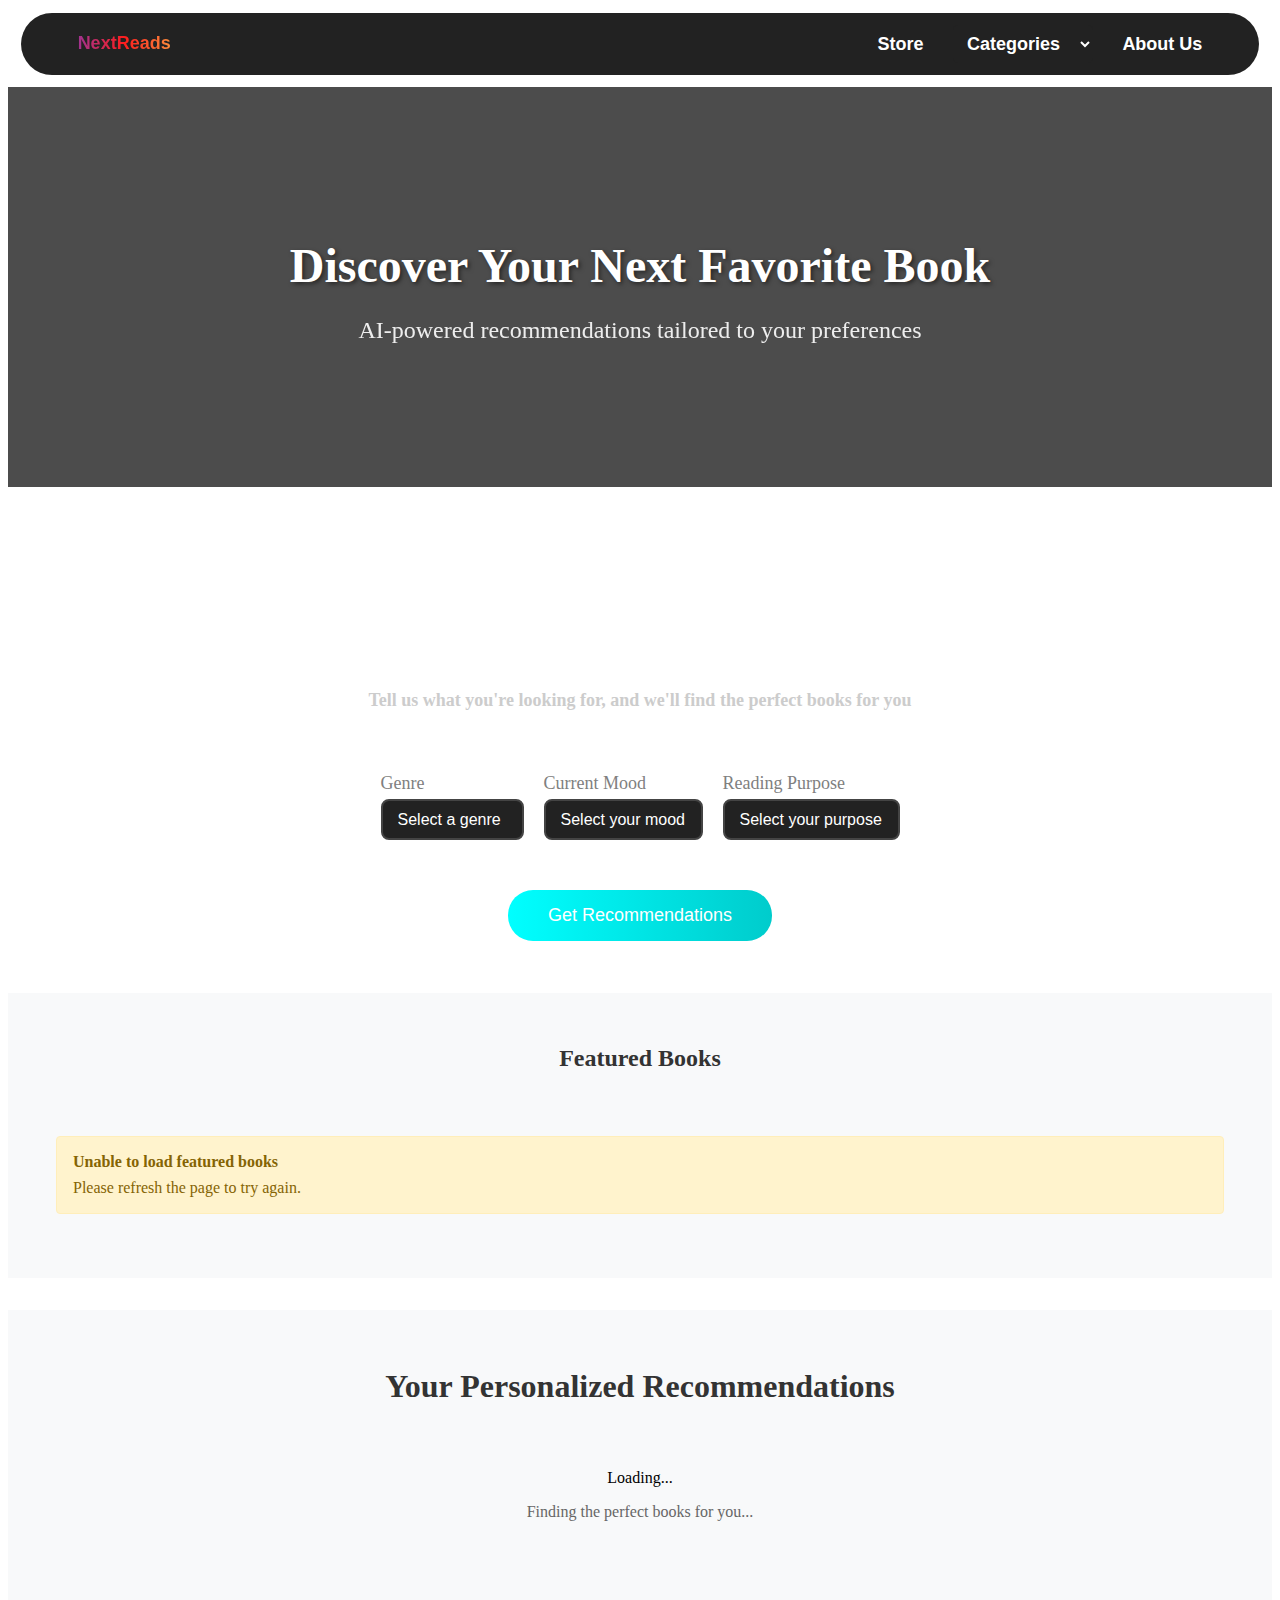
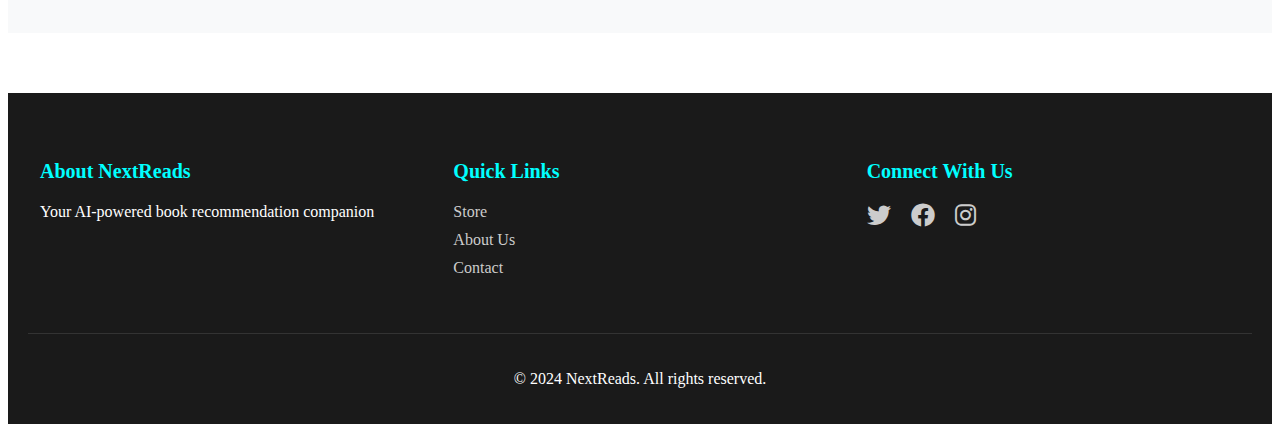
<file: index.html>
<!DOCTYPE html>
<html lang="en">
<head>
  <meta charset="UTF-8">
  <meta name="viewport" content="width=device-width, initial-scale=1.0">
  <title>NextReads</title>
  <link rel="stylesheet" href="styles.css">
  <link href="https://cdn.jsdelivr.net/npm/bootstrap@5.3.5/dist/css/bootstrap.min.css" rel="stylesheet" integrity="sha384-SgOJa3DmI69IUzQ2PVdRZhwQ+dy64/BUtbMJw1MZ8t5HZApcHrRKUc4W0kG879m7" crossorigin="anonymous">
  <link rel="stylesheet" href="https://cdnjs.cloudflare.com/ajax/libs/font-awesome/6.0.0/css/all.min.css">
</head>
<body>
  <div class="header">
    <div class="logo"><a style="text-decoration: none;" href="index.html">NextReads</a></div>
    <div><a style="text-decoration: none;" href="Store.html">Store</a>
      <select id="categories">
        <option value="">Categories</option>
        <option value="fiction">Fiction</option>
        <option value="non-fiction">Non-Fiction</option>
        <option value="education">Education</option>
        <option value="self-help">Self Help</option>
        <option value="mystery">Mystery</option>
      </select>
      <a style="text-decoration: none;" href="AboutUs.html">About Us</a>
    </div>
  </div>

  <!-- Hero Section -->
  <div class="hero-section">
    <div class="hero-content">
      <h1>Discover Your Next Favorite Book</h1>
      <p>AI-powered recommendations tailored to your preferences</p>
    </div>
  </div>

  <!-- Main Content -->
  <div class="Head">
    <h1>Get Personalized Book Recommendations</h1>
    <h6>Tell us what you're looking for, and we'll find the perfect books for you</h6>
    
    <div class="Selection">
      <div class="input-selection">
        <label for="genre">Genre</label>
        <select id="genre" class="modern-select">
          <option value="">Select a genre</option>
          <option value="fiction">Fiction</option>
          <option value="non-fiction">Non-Fiction</option>
          <option value="mystery">Mystery</option>
          <option value="romance">Romance</option>
          <option value="science-fiction">Science Fiction</option>
          <option value="fantasy">Fantasy</option>
          <option value="biography">Biography</option>
          <option value="self-help">Self Help</option>
        </select>
      </div>

      <div class="input-selection">
        <label for="mood">Current Mood</label>
        <select id="mood" class="modern-select">
          <option value="">Select your mood</option>
          <option value="happy">Happy</option>
          <option value="sad">Sad</option>
          <option value="energetic">Energetic</option>
          <option value="calm">Calm</option>
          <option value="thoughtful">Thoughtful</option>
          <option value="adventurous">Adventurous</option>
        </select>
      </div>

      <div class="input-selection">
        <label for="purpose">Reading Purpose</label>
        <select id="purpose" class="modern-select">
          <option value="">Select your purpose</option>
          <option value="entertainment">Entertainment</option>
          <option value="learning">Learning</option>
          <option value="inspiration">Inspiration</option>
          <option value="relaxation">Relaxation</option>
          <option value="personal-growth">Personal Growth</option>
        </select>
      </div>
    </div>

    <button id="getRecommendations" class="recommend-btn">Get Recommendations</button>
  </div>

  <!-- Featured Books Section -->
  <div class="featured-books">
    <h2>Featured Books</h2>
    <div class="featured-grid">
      <!-- Featured books will be dynamically populated here -->
    </div>
  </div>

  <!-- Recommendations Section -->
  <div class="recommendations-section">
    <h2>Your Personalized Recommendations</h2>
    <div id="loading-spinner" class="spinner-container d-none">
      <div class="spinner-border text-primary" role="status">
        <span class="visually-hidden">Loading...</span>
      </div>
      <p>Finding the perfect books for you...</p>
    </div>
    <div id="recommendations-container" class="recommendations-container">
      <!-- Recommendations will be displayed here -->
    </div>
  </div>

  <!-- Footer -->
  <footer class="footer">
    <div class="footer-content">
      <div class="footer-section">
        <h4>About NextReads</h4>
        <p>Your AI-powered book recommendation companion</p>
      </div>
      <div class="footer-section">
        <h4>Quick Links</h4>
        <ul>
          <li><a href="Store.html">Store</a></li>
          <li><a href="AboutUs.html">About Us</a></li>
          <li><a href="#">Contact</a></li>
        </ul>
      </div>
      <div class="footer-section">
        <h4>Connect With Us</h4>
        <div class="social-links">
          <a href="#"><i class="fab fa-twitter"></i></a>
          <a href="#"><i class="fab fa-facebook"></i></a>
          <a href="#"><i class="fab fa-instagram"></i></a>
        </div>
      </div>
    </div>
    <div class="footer-bottom">
      <p>&copy; 2024 NextReads. All rights reserved.</p>
    </div>
  </footer>

  <!-- Include the JavaScript files -->
  <script src="featured-books.js"></script>
  <script src="recommend.js"></script>
  <script>
    // Wait for both DOM and script to be fully loaded
    document.addEventListener('DOMContentLoaded', function() {
      // Initialize the recommendation system
      initializeRecommendationSystem();
    });

    function initializeRecommendationSystem() {
      console.log('Initializing recommendation system...');
      
      // Check if the script loaded successfully
      if (typeof getBookRecommendations === 'undefined' || typeof displayBookRecommendations === 'undefined') {
        console.error('recommend.js did not load properly. Functions are not available.');
        document.getElementById('recommendations-container').innerHTML = 
          '<div class="alert alert-danger">Error: The recommendation system failed to load. Please refresh the page or try again later.</div>';
        return;
      }
      
      console.log('recommend.js loaded successfully, functions are available');
      
      // Add event listener to the recommendation button
      const recommendationButton = document.getElementById('getRecommendations');
      if (recommendationButton) {
        recommendationButton.addEventListener('click', handleRecommendationRequest);
      } else {
        console.error('Recommendation button not found in the DOM');
      }

      // Add event listener to categories dropdown
      const categoriesDropdown = document.getElementById('categories');
      if (categoriesDropdown) {
        categoriesDropdown.addEventListener('change', handleCategoryChange);
      }
    }

    async function handleRecommendationRequest() {
      const genre = document.getElementById('genre').value;
      const mood = document.getElementById('mood').value;
      const purpose = document.getElementById('purpose').value;
      
      console.log('Getting recommendations for:', { genre, mood, purpose });
      
      // Show loading spinner
      const loadingSpinner = document.getElementById('loading-spinner');
      const recommendationsContainer = document.getElementById('recommendations-container');
      
      loadingSpinner.classList.remove('d-none');
      recommendationsContainer.innerHTML = '';
      
      try {
        // Get recommendations from the API
        console.log('Calling getBookRecommendations function');
        const recommendations = await getBookRecommendations(genre, mood, purpose);
        console.log('Received recommendations:', recommendations);
        
        // Hide loading spinner
        loadingSpinner.classList.add('d-none');
        
        // Display the recommendations
        displayBookRecommendations(recommendations);
      } catch (error) {
        console.error('Error getting recommendations:', error);
        loadingSpinner.classList.add('d-none');
        recommendationsContainer.innerHTML = 
          `<div class="alert alert-danger">
            <h4>Failed to get recommendations</h4>
            <p>${error.message}</p>
            <p>Please try again with different preferences or check your internet connection.</p>
          </div>`;
      }
    }

    function handleCategoryChange() {
      const selectedCategory = this.value;
      if (selectedCategory) {
        // Redirect to the Store page with the selected category
        window.location.href = `Store.html?category=${encodeURIComponent(selectedCategory)}`;
      }
    }
  </script>
</body>
</html>
</file>
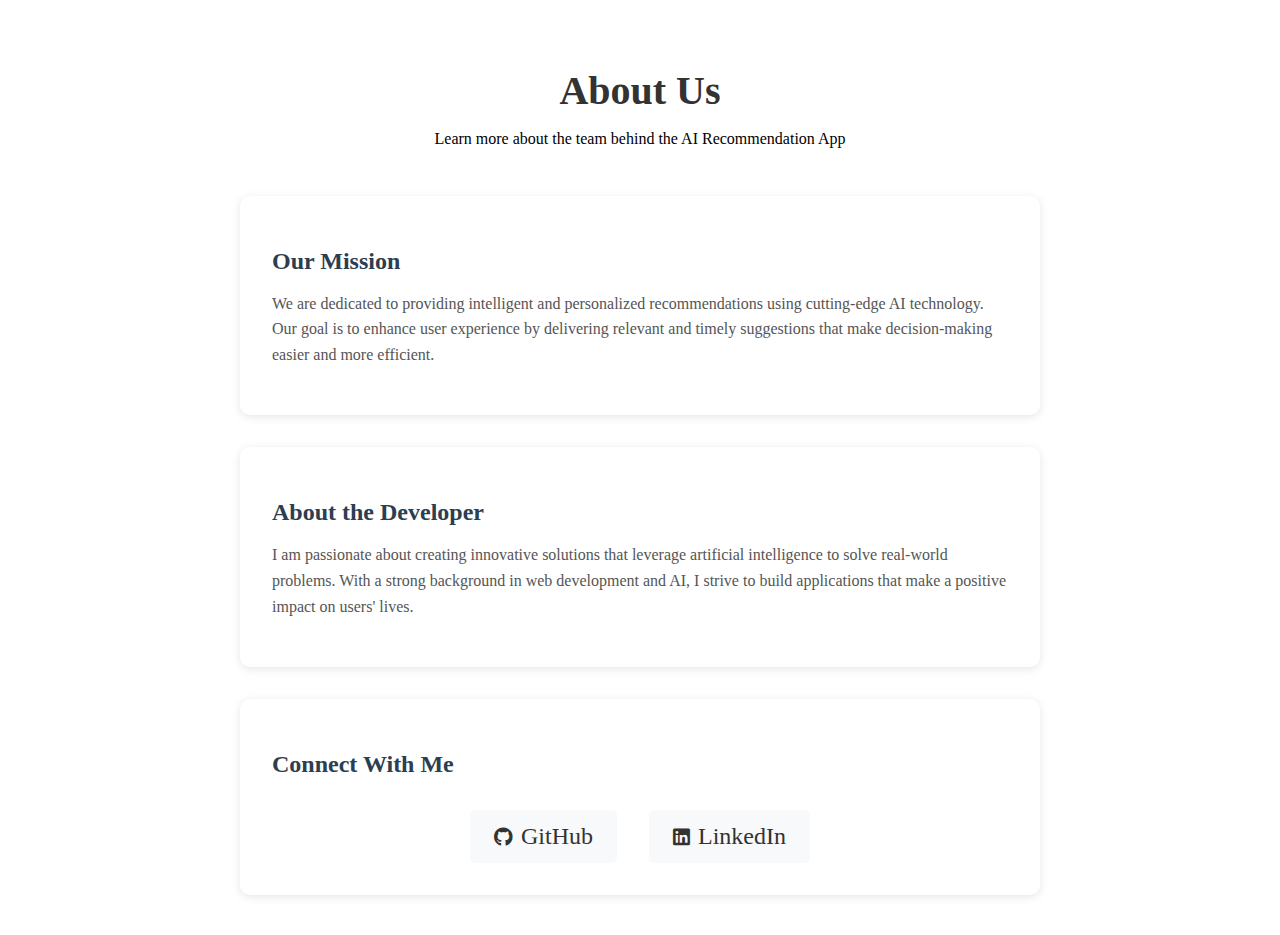
<file: AboutUs.html>
<!DOCTYPE html>
<html lang="en">
<head>
    <meta charset="UTF-8">
    <meta name="viewport" content="width=device-width, initial-scale=1.0">
    <title>About Us - AI Recommendation App</title>
    <link rel="stylesheet" href="styles.css">
    <style>
        .about-container {
            max-width: 800px;
            margin: 0 auto;
            padding: 2rem;
        }

        .about-header {
            text-align: center;
            margin-bottom: 3rem;
        }

        .about-header h1 {
            font-size: 2.5rem;
            color: #333;
            margin-bottom: 1rem;
        }

        .about-content {
            display: grid;
            grid-template-columns: 1fr;
            gap: 2rem;
        }

        .about-section {
            background: #fff;
            padding: 2rem;
            border-radius: 10px;
            box-shadow: 0 2px 10px rgba(0, 0, 0, 0.1);
        }

        .about-section h2 {
            color: #2c3e50;
            margin-bottom: 1rem;
        }

        .about-section p {
            line-height: 1.6;
            color: #555;
        }

        .social-links {
            display: flex;
            justify-content: center;
            gap: 2rem;
            margin-top: 2rem;
        }

        .social-link {
            display: flex;
            align-items: center;
            gap: 0.5rem;
            padding: 0.8rem 1.5rem;
            background: #f8f9fa;
            border-radius: 5px;
            text-decoration: none;
            color: #333;
            transition: all 0.3s ease;
        }

        .social-link:hover {
            background: #e9ecef;
            transform: translateY(-2px);
        }

        .social-link i {
            font-size: 1.2rem;
        }
    </style>
    <link rel="stylesheet" href="https://cdnjs.cloudflare.com/ajax/libs/font-awesome/6.0.0/css/all.min.css">
</head>
<body>
    <div class="about-container">
        <div class="about-header">
            <h1>About Us</h1>
            <p>Learn more about the team behind the AI Recommendation App</p>
        </div>

        <div class="about-content">
            <div class="about-section">
                <h2>Our Mission</h2>
                <p>We are dedicated to providing intelligent and personalized recommendations using cutting-edge AI technology. Our goal is to enhance user experience by delivering relevant and timely suggestions that make decision-making easier and more efficient.</p>
            </div>

            <div class="about-section">
                <h2>About the Developer</h2>
                <p>I am passionate about creating innovative solutions that leverage artificial intelligence to solve real-world problems. With a strong background in web development and AI, I strive to build applications that make a positive impact on users' lives.</p>
            </div>

            <div class="about-section">
                <h2>Connect With Me</h2>
                <div class="social-links">
                    <a href="https://github.com/Dhairya1890" class="social-link">
                        <i class="fab fa-github"></i>
                        GitHub
                    </a>
                    <a href="linkedin.com/in/dhairya-sharma-80565532a" class="social-link">
                        <i class="fab fa-linkedin"></i>
                        LinkedIn
                    </a>
                </div>
            </div>
        </div>
    </div>
</body>
</html>
</file>
<file: styles.css>
.header{
    display: flex;
    flex-direction: row;
    justify-content: space-between;
    align-items: center;
    background-color: #222;
    color: white;
    padding: 10px 40px;
    font-family: Arial;
    border-radius: 110px;
    margin: 1%;
    border: 2px solid transparent;
    transition: border 0.3s, box-shadow 0.3s;
}
.header div a:first-child{
    font-size: 18px;
    font-weight: bold;
    color: white;
}
.header div a{
    margin: 0 15px;
    color: white;
    font-size: 18px;
    font-weight: bold;
}
.header a{
    text-decoration: none;
}
#categories{
    padding: 8px 10px;
    margin: 0 10px;
    border-radius: 5px;
    border: none;
    font-size: 16px;
    cursor: pointer;
    background-color: #222;
    color: white;
    font-weight: bold;
    font-size: 18px;
}
@media(max-width:768px){
    .header{
        flex-direction: column;
        gap: 10px;
        padding: 15px;
    }
.header div a, #categories{
    margin: 5px 0;
}
}

.logo{
    background: rgb(131,58,180);
    background: linear-gradient(90deg, rgba(131,58,180,1) 0%, rgba(253,29,29,1) 50%, rgba(252,176,69,1) 100%);
    background-size: 100%;
    -webkit-background-clip: text;
    background-clip: text;
    -webkit-text-fill-color: transparent;
    font-weight: bold;
}
.header:hover{
    border: 2px solid #00ffff;
    box-shadow: 0 0 10px #00ffff50, 0 0 30px #00ffff50;
    transition: border 0.3s, box-shadow 0.3s;
}
/* Base Styles */

.input-selection {
    margin-bottom: 20px;
    display: flex;
    flex-direction: column;
    gap: 5px;
  }
  
  label {
    color: grey;
    font-size: 18px;
  }
  
  h1 {
    font-size: 40px;
    color: white;
    text-align: center;
  }
  
  h6 {
    font-size: 18px;
    color: #ccc;
    text-align: center;
  }
  
  .logo {
    color: #00ffff;
  }
  
  /* Modern Select Dropdown */
  
  .modern-select {
    padding: 10px 15px;
    border: 2px solid #444;
    border-radius: 8px;
    background-color: #222;
    color: #fff;
    font-size: 16px;
    outline: none;
    transition: border 0.3s, box-shadow 0.3s;
    appearance: none;
    background-image: url('data:image/svg+xml;utf8,<svg fill="white" height="24" viewBox="0 0 24 24" width="24"><path d="M7 10l5 5 5-5z"/></svg>');
    background-repeat: no-repeat;
    background-position: right 10px center;
    background-size: 20px;
  }
  
  .modern-select:hover,
  .modern-select:focus {
    border: 2px solid #00ffff;
    box-shadow: 0 0 10px #00ffff50;
  }
  
  /* Layout Styling */
  
  .Selection {
    display: flex;
    flex-wrap: wrap;
    gap: 20px;
    justify-content: center;
    margin-top: 20px;
  }
  
  .Head {
    display: flex;
    flex-direction: column;
    align-items: center;
    margin: auto;
    padding: 20px;
    max-width: 900px;
  }
  
  /* Responsive Breakpoints */
  
  @media (max-width: 768px) {
    h1 {
      font-size: 30px;
    }
  
    h6 {
      font-size: 16px;
    }
  
    .Selection {
      flex-direction: column;
      gap: 15px;
      width: 100%;
    }
  
    .modern-select {
      font-size: 15px;
    }
  }
  
  @media (max-width: 480px) {
    h1 {
      font-size: 24px;
    }
  
    h6 {
      font-size: 14px;
    }
  
    label {
      font-size: 16px;
    }
  }
  
  /* Hero Section */
.hero-section {
    background: linear-gradient(rgba(0, 0, 0, 0.7), rgba(0, 0, 0, 0.7)), url('https://images.unsplash.com/photo-1507842217343-583bb7270b66?ixlib=rb-1.2.1&auto=format&fit=crop&w=1950&q=80');
    background-size: cover;
    background-position: center;
    height: 400px;
    display: flex;
    align-items: center;
    justify-content: center;
    text-align: center;
    color: white;
    margin-bottom: 40px;
}

.hero-content {
    max-width: 800px;
    padding: 20px;
}

.hero-content h1 {
    font-size: 48px;
    margin-bottom: 20px;
    text-shadow: 2px 2px 4px rgba(0, 0, 0, 0.5);
}

.hero-content p {
    font-size: 24px;
    opacity: 0.9;
}

/* Featured Books Section */
.featured-books {
    padding: 2rem;
    background-color: #f8f9fa;
    margin: 2rem 0;
}

.featured-books h2 {
    text-align: center;
    margin-bottom: 2rem;
    color: #333;
}

.featured-grid {
    display: grid;
    grid-template-columns: repeat(auto-fit, minmax(250px, 1fr));
    gap: 2rem;
    padding: 1rem;
    max-width: 1200px;
    margin: 0 auto;
}

.featured-book {
    background: white;
    border-radius: 8px;
    box-shadow: 0 2px 5px rgba(0, 0, 0, 0.1);
    overflow: hidden;
    transition: transform 0.3s ease, box-shadow 0.3s ease;
    display: flex;
    flex-direction: column;
    height: 100%;
}

.featured-book:hover {
    transform: translateY(-5px);
    box-shadow: 0 5px 15px rgba(0, 0, 0, 0.2);
}

.book-image-container {
    position: relative;
    padding-top: 150%; /* 2:3 aspect ratio */
    background: #f0f0f0;
    overflow: hidden;
}

.featured-book img {
    position: absolute;
    top: 0;
    left: 0;
    width: 100%;
    height: 100%;
    object-fit: cover;
    transition: opacity 0.3s ease;
}

.featured-book.loading .book-placeholder {
    position: absolute;
    top: 0;
    left: 0;
    width: 100%;
    height: 100%;
    background: linear-gradient(90deg, #f0f0f0 25%, #e0e0e0 50%, #f0f0f0 75%);
    background-size: 200% 100%;
    animation: loading 1.5s infinite;
}

@keyframes loading {
    0% {
        background-position: 200% 0;
    }
    100% {
        background-position: -200% 0;
    }
}

.featured-book .book-info {
    padding: 1rem;
    flex-grow: 1;
    display: flex;
    flex-direction: column;
    justify-content: space-between;
}

.featured-book h3 {
    margin: 0 0 0.5rem 0;
    font-size: 1.1rem;
    color: #333;
    line-height: 1.4;
}

.featured-book .author {
    color: #666;
    font-size: 0.9rem;
    margin-bottom: 0.5rem;
}

.featured-book .book-rating {
    color: #ffc107;
    font-size: 0.9rem;
}

.featured-book .book-rating i {
    margin-right: 2px;
}

/* Responsive adjustments */
@media (max-width: 768px) {
    .featured-grid {
        grid-template-columns: repeat(auto-fit, minmax(200px, 1fr));
        gap: 1rem;
        padding: 0.5rem;
    }

    .featured-book h3 {
        font-size: 1rem;
    }
}

@media (max-width: 480px) {
    .featured-grid {
        grid-template-columns: repeat(auto-fit, minmax(150px, 1fr));
    }
}

/* Error state */
.alert {
    padding: 1rem;
    border-radius: 4px;
    margin: 1rem 0;
}

.alert-warning {
    background-color: #fff3cd;
    border: 1px solid #ffeeba;
    color: #856404;
}

.alert h4 {
    margin-top: 0;
    margin-bottom: 0.5rem;
}

.alert p {
    margin: 0;
}

/* Footer */
.footer {
    background-color: #1a1a1a;
    color: white;
    padding: 40px 20px 20px;
    margin-top: 60px;
}

.footer-content {
    display: grid;
    grid-template-columns: repeat(auto-fit, minmax(250px, 1fr));
    gap: 40px;
    max-width: 1200px;
    margin: 0 auto;
}

.footer-section h4 {
    color: #00ffff;
    margin-bottom: 20px;
    font-size: 20px;
}

.footer-section ul {
    list-style: none;
    padding: 0;
}

.footer-section ul li {
    margin-bottom: 10px;
}

.footer-section a {
    color: #ccc;
    text-decoration: none;
    transition: color 0.3s;
}

.footer-section a:hover {
    color: #00ffff;
}

.social-links {
    display: flex;
    gap: 20px;
}

.social-links a {
    font-size: 24px;
}

.footer-bottom {
    text-align: center;
    margin-top: 40px;
    padding-top: 20px;
    border-top: 1px solid #333;
}

/* Recommendation Button */
.recommend-btn {
    background: linear-gradient(90deg, #00ffff, #00cccc);
    color: white;
    border: none;
    padding: 15px 40px;
    border-radius: 25px;
    font-size: 18px;
    cursor: pointer;
    transition: transform 0.3s, box-shadow 0.3s;
    margin-top: 30px;
}

.recommend-btn:hover {
    transform: translateY(-2px);
    box-shadow: 0 5px 15px rgba(0, 255, 255, 0.3);
}

/* Results Section */
.results-section {
    max-width: 1200px;
    margin: 40px auto;
    padding: 0 20px;
}

/* Responsive Design */
@media (max-width: 768px) {
    .hero-content h1 {
        font-size: 36px;
    }

    .hero-content p {
        font-size: 18px;
    }

    .featured-grid {
        grid-template-columns: repeat(auto-fit, minmax(200px, 1fr));
    }
}

@media (max-width: 480px) {
    .hero-section {
        height: 300px;
    }

    .hero-content h1 {
        font-size: 28px;
    }

    .hero-content p {
        font-size: 16px;
    }

    .featured-book img {
        height: 250px;
    }
}

/* Recommendations Section */
.recommendations-section {
  padding: 2rem;
  background-color: #f8f9fa;
  margin: 2rem 0;
}

.recommendations-section h2 {
  text-align: center;
  margin-bottom: 2rem;
  color: #333;
  font-size: 2rem;
}

.recommendations-container {
  display: grid;
  grid-template-columns: repeat(auto-fill, minmax(300px, 1fr));
  gap: 2rem;
  padding: 1rem;
}

.book-card {
  background: white;
  border-radius: 8px;
  box-shadow: 0 2px 5px rgba(0, 0, 0, 0.1);
  overflow: hidden;
  transition: transform 0.3s ease;
  display: flex;
  flex-direction: column;
}

.book-card:hover {
  transform: translateY(-5px);
  box-shadow: 0 5px 15px rgba(0, 0, 0, 0.2);
}

.book-card img {
  width: 100%;
  height: 300px;
  object-fit: cover;
}

.book-info {
  padding: 1.5rem;
  flex-grow: 1;
  display: flex;
  flex-direction: column;
}

.book-info h3 {
  margin: 0 0 0.5rem 0;
  font-size: 1.25rem;
  color: #333;
}

.book-info .author {
  color: #666;
  margin-bottom: 1rem;
}

.book-info .rating {
  margin-bottom: 1rem;
}

.book-info .rating i {
  color: #ffc107;
  margin-right: 2px;
}

.book-info .ratings-count {
  color: #666;
  font-size: 0.9rem;
  margin-left: 0.5rem;
}

.book-info .description {
  color: #666;
  font-size: 0.9rem;
  margin-bottom: 1rem;
  flex-grow: 1;
}

.book-actions {
  display: flex;
  gap: 1rem;
  margin-top: auto;
}

.book-actions .btn {
  flex: 1;
  text-align: center;
  padding: 0.5rem 1rem;
  border-radius: 4px;
  text-decoration: none;
  transition: background-color 0.3s ease;
}

.book-actions .btn-primary {
  background-color: #007bff;
  color: white;
  border: none;
}

.book-actions .btn-outline-primary {
  border: 1px solid #007bff;
  color: #007bff;
  background-color: transparent;
}

.book-actions .btn:hover {
  opacity: 0.9;
}

/* Loading Spinner */
.spinner-container {
  text-align: center;
  padding: 2rem;
}

.spinner-container p {
  margin-top: 1rem;
  color: #666;
}

/* Responsive Design */
@media (max-width: 768px) {
  .recommendations-container {
    grid-template-columns: repeat(auto-fill, minmax(250px, 1fr));
    gap: 1rem;
  }

  .book-card img {
    height: 250px;
  }

  .book-info {
    padding: 1rem;
  }

  .book-info h3 {
    font-size: 1.1rem;
  }
}
</file>
